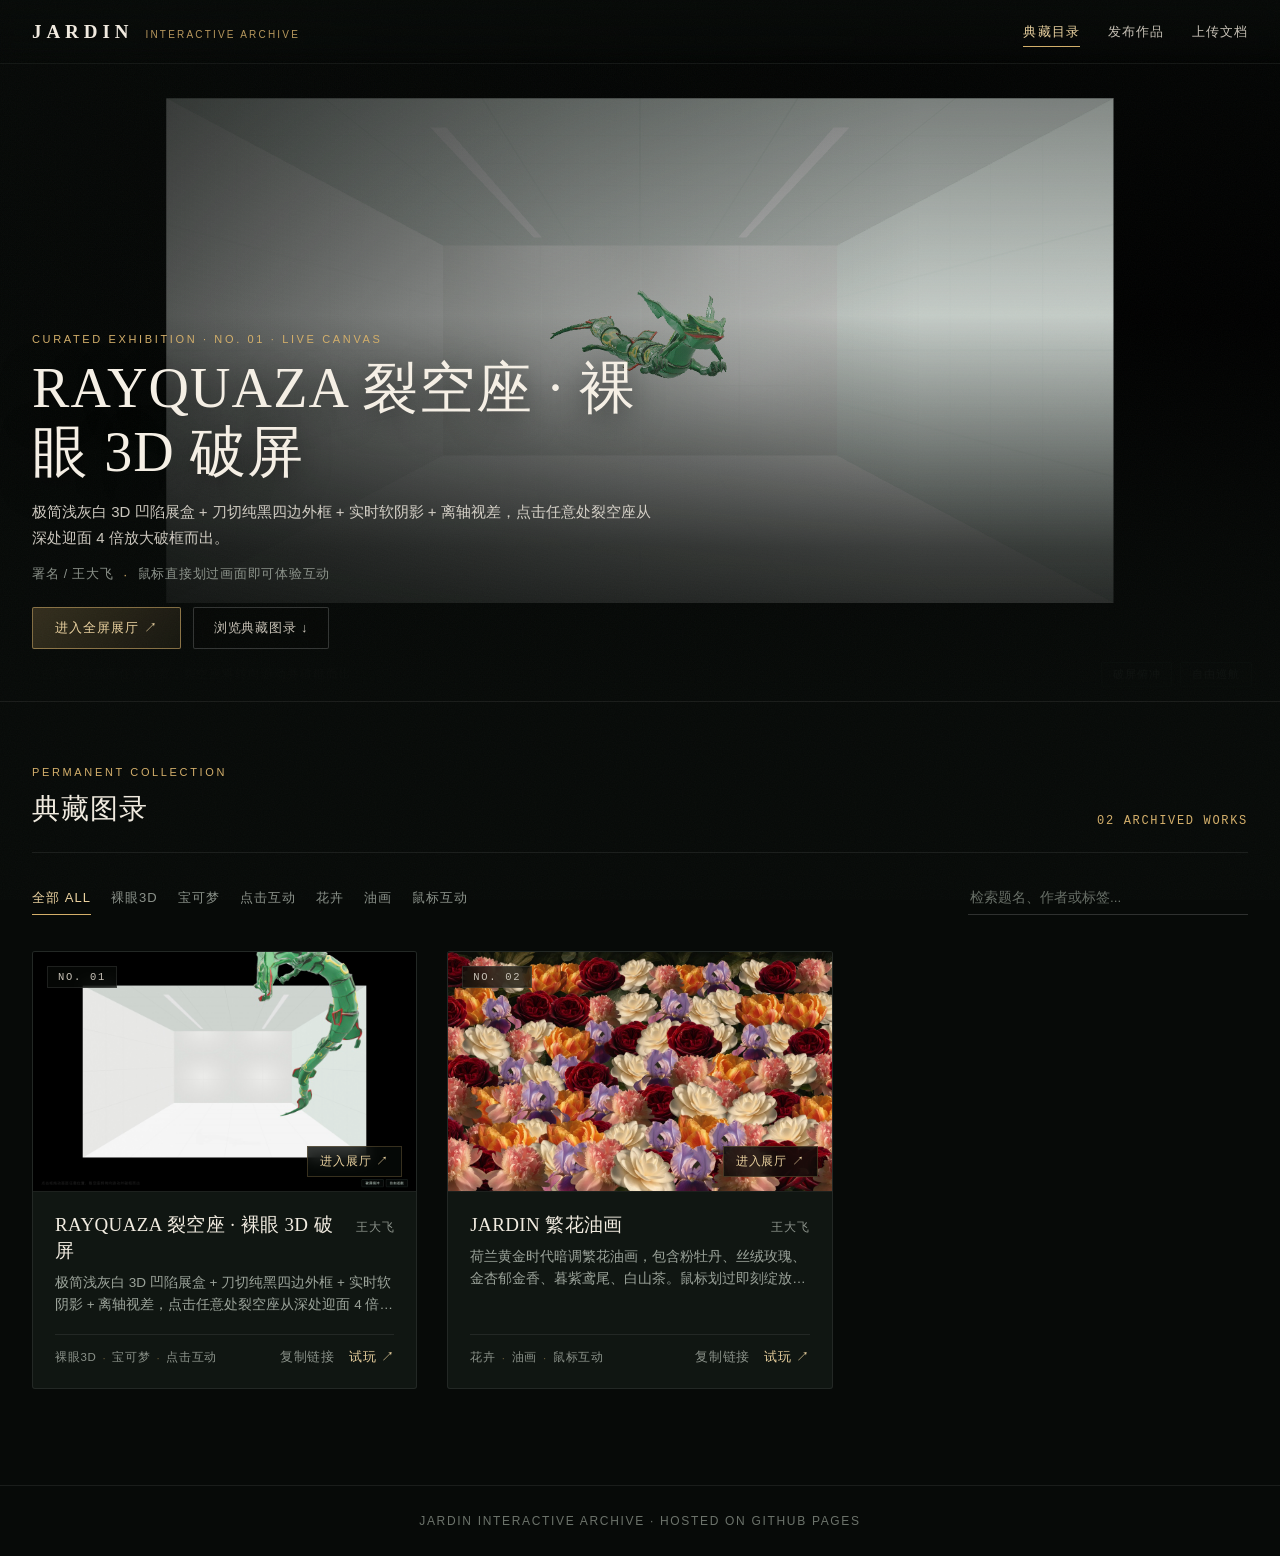
<file: index.html>
<!doctype html>
<html lang="zh-CN">
<head>
  <meta charset="UTF-8" />
  <meta name="viewport" content="width=device-width, initial-scale=1.0" />
  <title>JARDIN · 互动艺术典藏馆</title>
  <link rel="stylesheet" href="./assets/museum.css" />
  <style>
    .hero {
      position: relative;
      width: 100%;
      height: clamp(540px, 78vh, 840px);
      overflow: hidden;
      border-bottom: 1px solid var(--hairline);
      background: #060907;
    }
    .hero-stage {
      position: absolute;
      inset: 0;
      width: 100%;
      height: 100%;
      border: 0;
      z-index: 1;
    }
    .hero-scrim {
      position: absolute;
      inset: 0;
      z-index: 2;
      pointer-events: none;
      background:
        linear-gradient(to top, #070a08 0%, rgba(7, 10, 8, 0.78) 22%, rgba(7, 10, 8, 0.12) 55%, rgba(7, 10, 8, 0.56) 100%),
        linear-gradient(to right, rgba(7, 10, 8, 0.78) 0%, rgba(7, 10, 8, 0.25) 45%, transparent 72%);
    }
    .hero-content {
      position: relative;
      z-index: 3;
      max-width: 1320px;
      width: 100%;
      height: 100%;
      margin: 0 auto;
      padding: 88px 32px 52px;
      display: flex;
      align-items: flex-end;
      pointer-events: none;
    }
    .hero-plaque {
      max-width: 620px;
      pointer-events: none;
    }
    .hero-title {
      margin: 0 0 14px;
      font-family: var(--serif);
      font-size: clamp(34px, 5vw, 56px);
      font-weight: 500;
      line-height: 1.14;
      letter-spacing: 0.02em;
      color: #f6f0e6;
      text-shadow: 0 8px 32px rgba(0, 0, 0, 0.65);
    }
    .hero-desc {
      margin: 0 0 16px;
      font-size: 15px;
      line-height: 1.7;
      color: rgba(242, 236, 225, 0.84);
    }
    .hero-meta {
      display: flex;
      align-items: center;
      flex-wrap: wrap;
      gap: 10px;
      font-size: 12.5px;
      letter-spacing: 0.06em;
      color: var(--muted);
      margin-bottom: 24px;
    }
    .hero-meta .dot { color: var(--brass); }
    .hero-actions {
      display: flex;
      flex-wrap: wrap;
      gap: 12px;
      pointer-events: auto;
    }

    .catalog-wrap {
      max-width: 1320px;
      margin: 0 auto;
      padding: 64px 32px 96px;
    }
    .catalog-header {
      display: flex;
      flex-wrap: wrap;
      align-items: flex-end;
      justify-content: space-between;
      gap: 20px;
      padding-bottom: 24px;
      border-bottom: 1px solid var(--hairline);
      margin-bottom: 28px;
    }
    .catalog-title-block h2 {
      margin: 6px 0 0;
      font-family: var(--serif);
      font-size: 28px;
      font-weight: 500;
      letter-spacing: 0.04em;
      color: var(--ink);
    }
    .catalog-count {
      font-family: var(--mono);
      font-size: 12px;
      letter-spacing: 0.14em;
      color: var(--brass);
    }
    .toolbar {
      display: flex;
      flex-wrap: wrap;
      align-items: center;
      justify-content: space-between;
      gap: 18px;
      margin-bottom: 36px;
    }
    .tab-row { display: flex; flex-wrap: wrap; gap: 20px; }
    .tab-btn {
      position: relative;
      background: transparent;
      border: 0;
      padding: 8px 0;
      font-size: 13px;
      letter-spacing: 0.08em;
      color: var(--muted);
      cursor: pointer;
      transition: color 0.2s ease;
    }
    .tab-btn:hover, .tab-btn.active { color: var(--brass-pale); }
    .tab-btn.active::after {
      content: "";
      position: absolute;
      left: 0; right: 0; bottom: 0;
      height: 1px;
      background: var(--brass);
    }
    .search-line {
      width: 280px;
      max-width: 100%;
      padding: 9px 2px;
      background: transparent;
      border: 0;
      border-bottom: 1px solid rgba(255, 255, 255, 0.16);
      color: var(--ink);
      font-size: 13.5px;
      outline: none;
    }
    .search-line:focus { border-bottom-color: var(--brass); }
    .search-line::placeholder { color: #676e66; }

    .plate-grid {
      display: grid;
      grid-template-columns: repeat(auto-fill, minmax(370px, 1fr));
      gap: 30px;
    }
    .plate {
      background: var(--bg-card);
      border: 1px solid var(--hairline);
      border-radius: 3px;
      overflow: hidden;
      display: flex;
      flex-direction: column;
      transition: border-color 0.3s ease, transform 0.3s ease, box-shadow 0.3s ease;
    }
    .plate:hover {
      border-color: var(--brass-line);
      transform: translateY(-3px);
      box-shadow: 0 24px 48px rgba(0, 0, 0, 0.48);
    }
    .plate-frame {
      position: relative;
      display: block;
      aspect-ratio: 16 / 10;
      background: #0a0e0b;
      overflow: hidden;
      border-bottom: 1px solid var(--hairline);
    }
    .plate-img {
      width: 100%;
      height: 100%;
      object-fit: cover;
      display: block;
      transition: transform 0.7s cubic-bezier(0.22, 1, 0.36, 1);
    }
    .plate:hover .plate-img { transform: scale(1.045); }
    .plate-monogram {
      width: 100%;
      height: 100%;
      display: flex;
      flex-direction: column;
      align-items: center;
      justify-content: center;
      gap: 8px;
      padding: 24px;
      text-align: center;
      background:
        radial-gradient(circle at 30% 30%, rgba(212, 175, 106, 0.16), transparent 62%),
        linear-gradient(145deg, #101712, #090c0a);
    }
    .plate-monogram span { font-family: var(--serif); font-size: 22px; color: var(--ink); letter-spacing: 0.05em; }
    .plate-monogram em { font-style: normal; font-family: var(--mono); font-size: 11px; letter-spacing: 0.22em; color: var(--brass); }
    .plate-no {
      position: absolute;
      top: 14px;
      left: 14px;
      padding: 4px 10px;
      background: rgba(7, 10, 8, 0.72);
      backdrop-filter: blur(8px);
      border: 1px solid rgba(255, 255, 255, 0.1);
      font-family: var(--mono);
      font-size: 10.5px;
      letter-spacing: 0.16em;
      color: var(--ink-soft);
    }
    .plate-hover {
      position: absolute;
      right: 14px;
      bottom: 14px;
      padding: 6px 12px;
      background: rgba(7, 10, 8, 0.8);
      backdrop-filter: blur(8px);
      border: 1px solid var(--brass-line);
      font-size: 12px;
      letter-spacing: 0.08em;
      color: var(--brass-pale);
    }
    .plate-placard { padding: 20px 22px 22px; display: flex; flex-direction: column; flex: 1; }
    .plate-head { display: flex; align-items: baseline; justify-content: space-between; gap: 12px; margin-bottom: 8px; }
    .plate-title { margin: 0; font-family: var(--serif); font-size: 19px; font-weight: 500; letter-spacing: 0.02em; color: var(--ink); }
    .plate-author { font-size: 12px; letter-spacing: 0.06em; color: var(--muted); white-space: nowrap; }
    .plate-desc {
      margin: 0 0 18px;
      font-size: 13.5px;
      line-height: 1.65;
      color: #9ba39a;
      display: -webkit-box;
      -webkit-line-clamp: 2;
      -webkit-box-orient: vertical;
      overflow: hidden;
    }
    .plate-foot {
      margin-top: auto;
      padding-top: 14px;
      border-top: 1px solid var(--hairline);
      display: flex;
      align-items: center;
      justify-content: space-between;
      gap: 12px;
    }
    .plate-tags { display: flex; flex-wrap: wrap; align-items: center; gap: 6px; font-size: 11.5px; letter-spacing: 0.06em; color: var(--muted); }
    .plate-tags b { font-weight: 400; color: rgba(212, 175, 106, 0.45); }
    .plate-links { display: flex; align-items: center; gap: 14px; }
    .text-action { background: transparent; border: 0; padding: 0; font-size: 12.5px; letter-spacing: 0.06em; color: var(--muted); cursor: pointer; white-space: nowrap; }
    .text-action:hover { color: var(--ink); }
    .text-action.brass { color: var(--brass-pale); }

    @media (max-width: 720px) {
      .hero-content { padding: 80px 18px 36px; }
      .catalog-wrap { padding: 44px 18px 72px; }
      .plate-grid { grid-template-columns: 1fr; }
    }
  </style>
</head>
<body>
  <div class="grain-overlay" aria-hidden="true"></div>
  <header class="site-header">
    <a class="brand-lockup" href="./">
      <span class="brand-name">JARDIN</span>
      <span class="brand-sub">Interactive Archive</span>
    </a>
    <nav class="site-nav">
      <a class="nav-link active" href="#collection">典藏目录</a>
      <a class="nav-link" href="./upload.html">发布作品</a>
      <a class="nav-link" href="./docs.html">上传文档</a>
    </nav>
  </header>

  <section class="hero" id="heroSection">
    <div class="hero-scrim" aria-hidden="true"></div>
    <div class="hero-content">
      <div class="hero-plaque">
        <div class="eyebrow">CURATED EXHIBITION · LOADING</div>
        <h1 class="hero-title">JARDIN 互动典藏馆</h1>
        <p class="hero-desc">正在载入馆藏展品...</p>
      </div>
    </div>
  </section>

  <section class="catalog-wrap" id="collection">
    <div class="catalog-header">
      <div class="catalog-title-block">
        <div class="eyebrow">PERMANENT COLLECTION</div>
        <h2>典藏图录</h2>
      </div>
      <div class="catalog-count" id="catalogCount">00 ARCHIVED WORKS</div>
    </div>

    <div class="toolbar">
      <div class="tab-row" id="tagFilters">
        <button class="tab-btn active" type="button" data-tag="">全部 ALL</button>
      </div>
      <input class="search-line" id="searchInput" type="search" placeholder="检索题名、作者或标签..." />
    </div>

    <main class="plate-grid" id="worksGrid"></main>
  </section>

  <footer class="site-footer">
    JARDIN INTERACTIVE ARCHIVE · HOSTED ON GITHUB PAGES
  </footer>

  <script>
    var activeTag = '';
    var allWorks = [];

    function esc(str) {
      return String(str || '')
        .replace(/&/g, '&amp;')
        .replace(/</g, '&lt;')
        .replace(/>/g, '&gt;')
        .replace(/"/g, '&quot;')
        .replace(/'/g, '&#39;');
    }

    function padNo(n) { return String(n).padStart(2, '0'); }

    function formatBytes(bytes) {
      if (!bytes || bytes <= 0) return '';
      if (bytes < 1024 * 1024) return Math.max(1, Math.round(bytes / 1024)) + ' KB';
      return (bytes / (1024 * 1024)).toFixed(1) + ' MB';
    }

    function playHref(id) {
      return './play.html?id=' + encodeURIComponent(id);
    }

    function assetHref(id, relPath) {
      var clean = String(relPath || '').split('/').map(encodeURIComponent).join('/');
      return './works/' + encodeURIComponent(id) + '/' + clean;
    }

    function renderHero(featured) {
      var hero = document.getElementById('heroSection');
      if (!featured) {
        hero.innerHTML =
          '<div class="hero-scrim" aria-hidden="true"></div>' +
          '<div class="hero-content">' +
            '<div class="hero-plaque">' +
              '<div class="eyebrow">DIGITAL BOTANICAL & INTERACTIVE ART</div>' +
              '<h1 class="hero-title">JARDIN · 互动壁纸典藏馆</h1>' +
              '<p class="hero-desc">尚未上传展品。打开右上角「发布作品」，拖入单个 .html 即可立刻展出。</p>' +
              '<div class="hero-actions"><a class="btn-brass" href="./upload.html">发布第一件作品 ↗</a></div>' +
            '</div>' +
          '</div>';
        return;
      }

      hero.innerHTML =
        '<iframe class="hero-stage" src="./works/' + encodeURIComponent(featured.id) + '/index.html" allow="camera; fullscreen; autoplay" title="' + esc(featured.title || featured.id) + '"></iframe>' +
        '<div class="hero-scrim" aria-hidden="true"></div>' +
        '<div class="hero-content">' +
          '<div class="hero-plaque">' +
            '<div class="eyebrow">CURATED EXHIBITION · NO. 01 · LIVE CANVAS</div>' +
            '<h1 class="hero-title">' + esc(featured.title || featured.id) + '</h1>' +
            '<p class="hero-desc">' + esc(featured.description || '沉浸式暗调交互作品 · 轻拂画布即可实时触发动态响应。') + '</p>' +
            '<div class="hero-meta">' +
              '<span>署名 / ' + esc(featured.author || 'JARDIN Studio') + '</span>' +
              '<span class="dot">·</span>' +
              '<span>鼠标直接划过画面即可体验互动</span>' +
            '</div>' +
            '<div class="hero-actions">' +
              '<a class="btn-brass" href="' + playHref(featured.id) + '">进入全屏展厅 ↗</a>' +
              '<a class="btn-wire" href="#collection">浏览典藏图录 ↓</a>' +
            '</div>' +
          '</div>' +
        '</div>';
    }

    function renderFilters(works) {
      var tags = [];
      var seen = new Set();
      works.forEach(function (w) {
        (w.tags || []).forEach(function (t) {
          if (t && !seen.has(t)) { seen.add(t); tags.push(t); }
        });
      });

      var row = document.getElementById('tagFilters');
      row.innerHTML = '<button class="tab-btn active" type="button" data-tag="">全部 ALL</button>' +
        tags.map(function (t) {
          return '<button class="tab-btn" type="button" data-tag="' + esc(t.toLowerCase()) + '">' + esc(t) + '</button>';
        }).join('');

      row.querySelectorAll('.tab-btn').forEach(function (btn) {
        btn.addEventListener('click', function () {
          activeTag = btn.dataset.tag || '';
          row.querySelectorAll('.tab-btn').forEach(function (el) { el.classList.toggle('active', el === btn); });
          filterWorks();
        });
      });
    }

    function renderGrid(works) {
      document.getElementById('catalogCount').textContent = padNo(works.length) + ' ARCHIVED WORKS';
      var grid = document.getElementById('worksGrid');
      if (!works.length) {
        grid.innerHTML = '<div style="grid-column:1/-1;padding:48px;text-align:center;border:1px dashed var(--brass-line);color:var(--muted);">暂无展品</div>';
        return;
      }

      grid.innerHTML = works.map(function (w, idx) {
        var no = padNo(idx + 1);
        var title = esc(w.title || w.id);
        var author = esc(w.author || 'JARDIN Studio');
        var desc = esc(w.description || '点击进入全屏展厅，移动指针实时交互体验。');
        var href = playHref(w.id);
        var cover = w.cover ? assetHref(w.id, w.cover) : '';
        var tags = Array.isArray(w.tags) ? w.tags : [];
        var metaFallback = [w.updatedAt ? String(w.updatedAt).slice(0, 10) : '', formatBytes(w.totalBytes)].filter(Boolean).join(' · ') || 'INTERACTIVE';

        return (
          '<article class="plate" data-title="' + title.toLowerCase() + '" data-author="' + author.toLowerCase() + '" data-tags="' + esc(tags.join(',')).toLowerCase() + '">' +
            '<a class="plate-frame" href="' + href + '">' +
              (cover
                ? '<img class="plate-img" src="' + esc(cover) + '" alt="' + title + '" loading="lazy" />'
                : '<div class="plate-monogram"><span>' + title + '</span><em>PLATE ' + no + '</em></div>') +
              '<div class="plate-no">NO. ' + no + '</div>' +
              '<div class="plate-hover">进入展厅 ↗</div>' +
            '</a>' +
            '<div class="plate-placard">' +
              '<div class="plate-head">' +
                '<h2 class="plate-title"><a href="' + href + '">' + title + '</a></h2>' +
                '<span class="plate-author">' + author + '</span>' +
              '</div>' +
              '<p class="plate-desc">' + desc + '</p>' +
              '<div class="plate-foot">' +
                '<div class="plate-tags">' + (tags.length ? tags.map(function (t) { return '<span>' + esc(t) + '</span>'; }).join('<b>·</b>') : '<span>' + esc(metaFallback) + '</span>') + '</div>' +
                '<div class="plate-links">' +
                  '<button class="text-action" type="button" data-copy="' + esc(w.id) + '">复制链接</button>' +
                  '<a class="text-action brass" href="' + href + '">试玩 ↗</a>' +
                '</div>' +
              '</div>' +
            '</div>' +
          '</article>'
        );
      }).join('');

      grid.querySelectorAll('[data-copy]').forEach(function (btn) {
        btn.addEventListener('click', function () {
          var target = new URL(playHref(btn.dataset.copy), window.location.href).href;
          navigator.clipboard.writeText(target).then(function () {
            var old = btn.textContent;
            btn.textContent = '已复制 ✓';
            setTimeout(function () { btn.textContent = old; }, 1400);
          });
        });
      });
    }

    function filterWorks() {
      var q = (document.getElementById('searchInput').value || '').trim().toLowerCase();
      document.querySelectorAll('#worksGrid .plate').forEach(function (card) {
        var title = card.dataset.title || '';
        var author = card.dataset.author || '';
        var tags = card.dataset.tags || '';
        var matchTag = !activeTag || tags.split(',').indexOf(activeTag) !== -1;
        var matchQuery = !q || title.indexOf(q) !== -1 || author.indexOf(q) !== -1 || tags.indexOf(q) !== -1;
        card.style.display = matchTag && matchQuery ? '' : 'none';
      });
    }

    document.getElementById('searchInput').addEventListener('input', filterWorks);

    fetch('./works/manifest.json?t=' + Date.now())
      .then(function (r) { return r.json(); })
      .then(function (data) {
        allWorks = Array.isArray(data) ? data : (data.works || []);
        renderHero(allWorks[0] || null);
        renderFilters(allWorks);
        renderGrid(allWorks);
      })
      .catch(function (err) {
        console.error('Failed to load manifest:', err);
        renderHero(null);
        renderGrid([]);
      });
  </script>
</body>
</html>
</file>
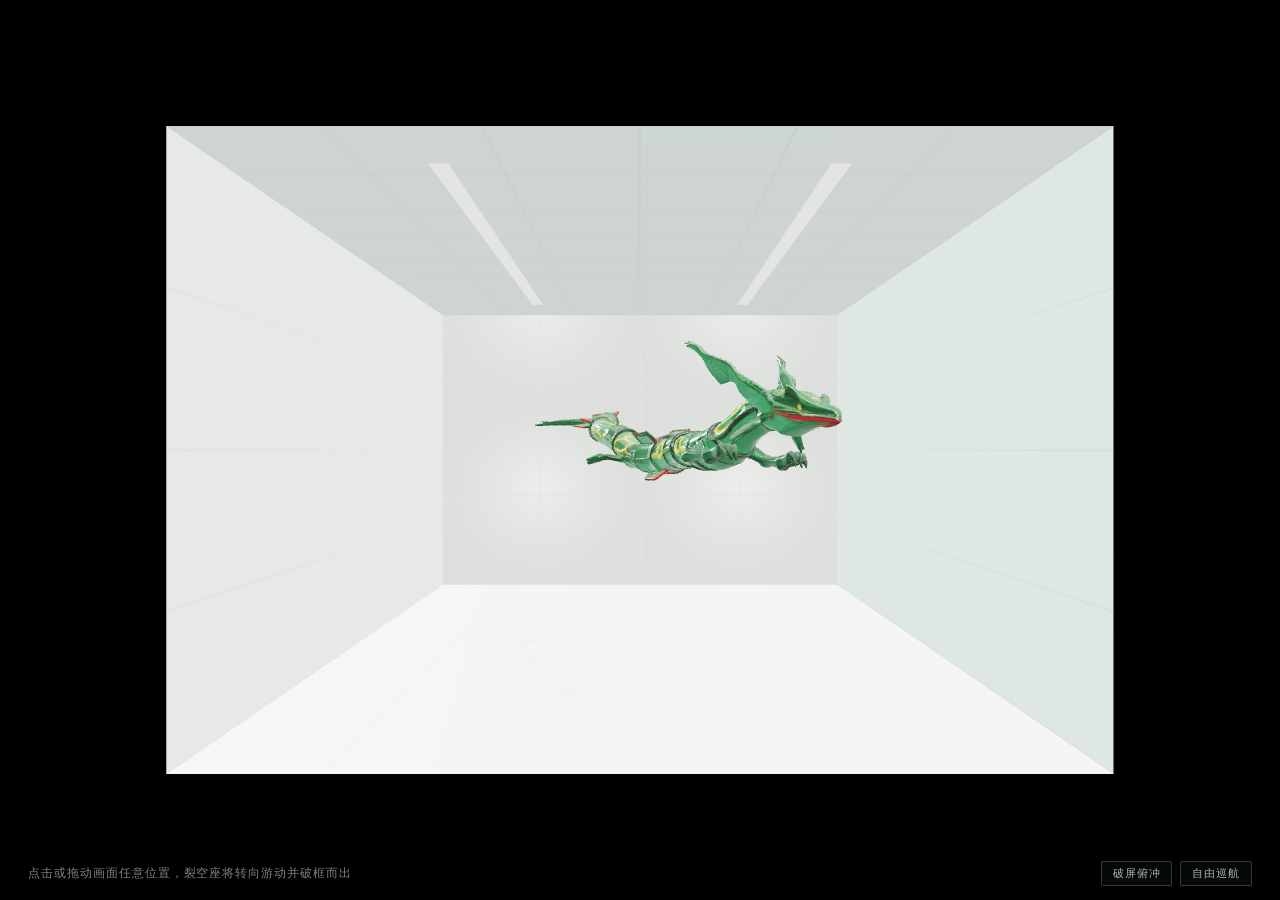
<file: works/rayquaza-naked-3d/index.html>
<!doctype html>
<html lang="zh-CN">
  <head>
    <meta charset="UTF-8" />
    <meta name="viewport" content="width=device-width, initial-scale=1.0, maximum-scale=1.0, user-scalable=no" />
    <title>RAYQUAZA · 裸眼 3D 破屏互动</title>
    <script type="module" crossorigin src="./assets/index-9hn5d6aA.js"></script>
    <link rel="stylesheet" crossorigin href="./assets/index-6c_0hSOF.css">
  </head>
  <body>
    <canvas id="scene"></canvas>

    <div class="loading-veil" id="loadingVeil">
      <div class="loading-title">RAYQUAZA · OZONE SPHERE</div>
      <div class="loading-bar"><span id="loadingFill"></span></div>
      <div class="loading-sub" id="loadingText">正在载入高精度裂空座 3D 模型...</div>
    </div>

    <div class="bezel-ui" id="bezelUi">
      <div class="whisper" id="whisper">
        点击或拖动画面任意位置，裂空座将转向游动并破框而出
      </div>
      <div class="controls">
        <button class="chip-btn" id="surgeBtn" type="button">破屏俯冲</button>
        <button class="chip-btn" id="cruiseBtn" type="button">自由巡航</button>
      </div>
    </div>

  </body>
</html>
</file>
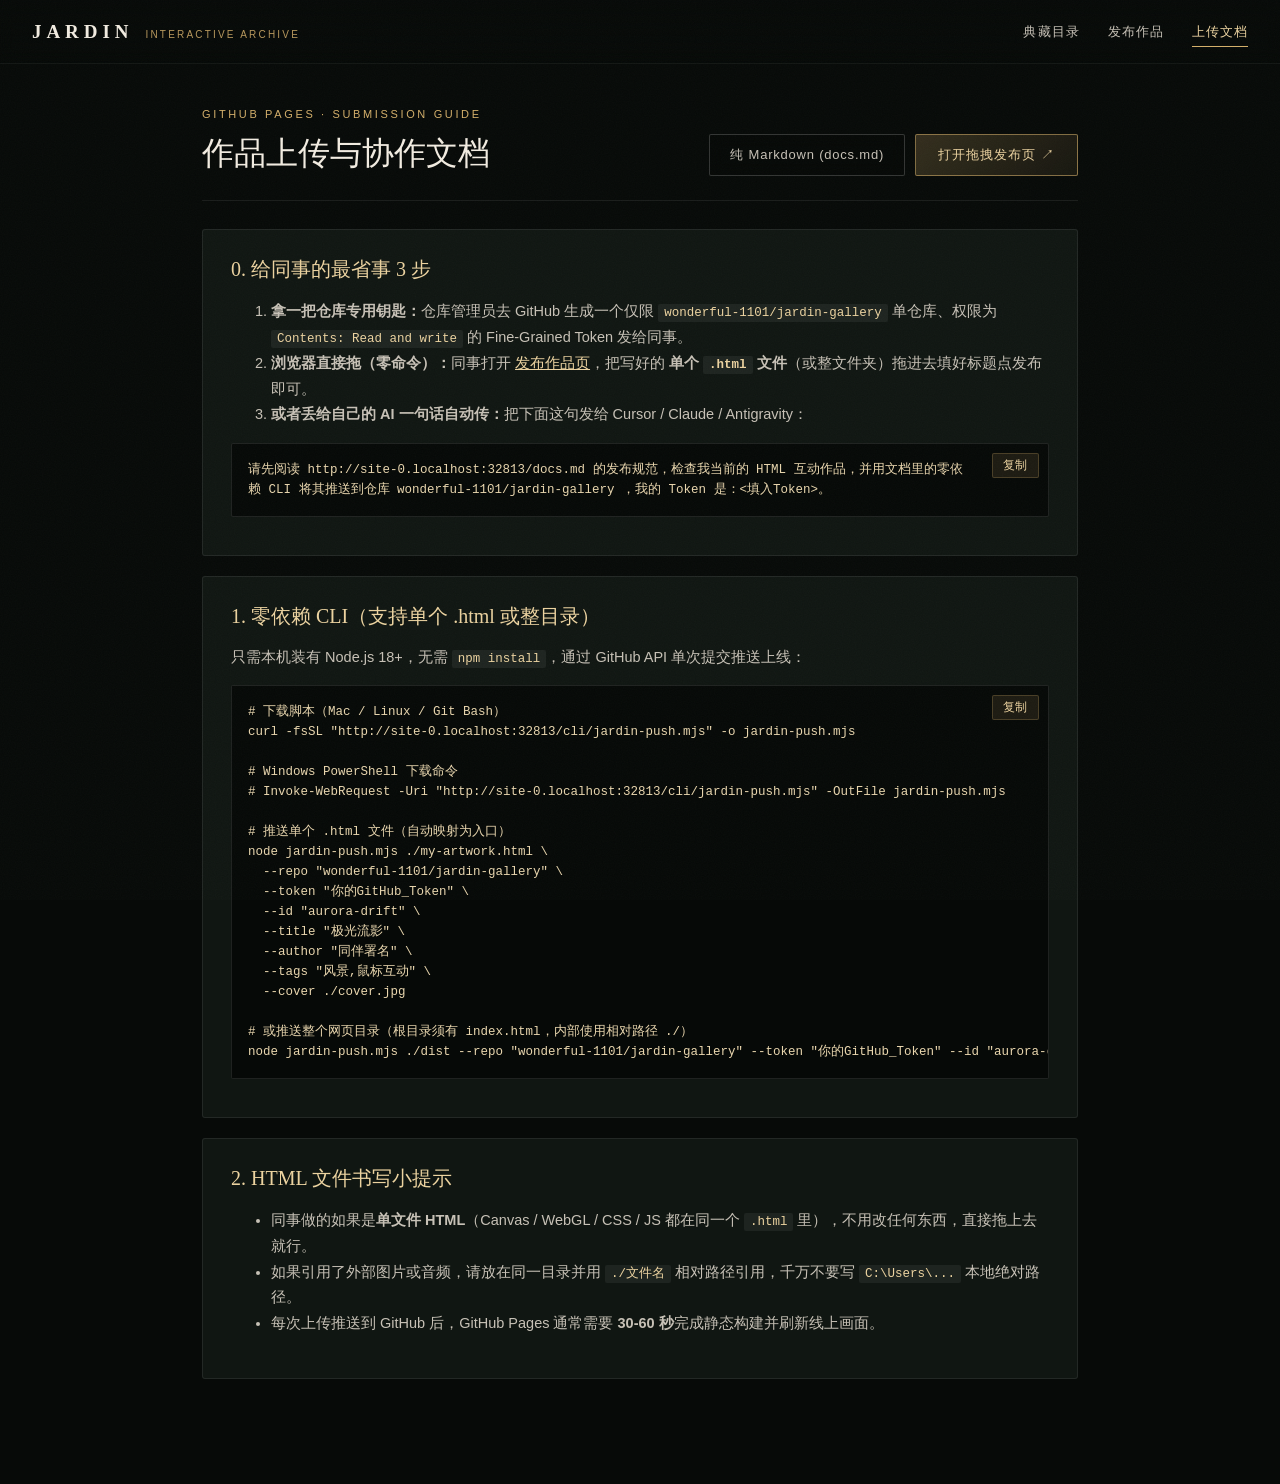
<file: docs.html>
<!doctype html>
<html lang="zh-CN">
<head>
  <meta charset="UTF-8" />
  <meta name="viewport" content="width=device-width, initial-scale=1.0" />
  <title>上传文档与协作规范 · JARDIN Archive</title>
  <link rel="stylesheet" href="./assets/museum.css" />
  <style>
    .docs-wrap { max-width: 940px; margin: 0 auto; padding: 108px 32px 88px; }
    .docs-head {
      padding-bottom: 24px;
      border-bottom: 1px solid var(--hairline);
      margin-bottom: 28px;
      display: flex;
      flex-wrap: wrap;
      justify-content: space-between;
      align-items: flex-end;
      gap: 16px;
    }
    .docs-head h1 { margin: 0; font-family: var(--serif); font-size: 32px; font-weight: 500; color: var(--ink); }
    .doc-card {
      background: var(--bg-card);
      border: 1px solid var(--hairline);
      border-radius: 3px;
      padding: 26px 28px;
      margin-bottom: 20px;
    }
    .doc-card h2 { margin: 0 0 12px; font-family: var(--serif); font-size: 20px; font-weight: 500; color: var(--brass-pale); }
    .doc-card p, .doc-card li { color: var(--ink-soft); font-size: 14.5px; line-height: 1.75; }
    .pre-wrap { position: relative; margin: 12px 0; }
    pre {
      margin: 0;
      padding: 16px 84px 16px 16px;
      border-radius: 2px;
      background: #060907;
      border: 1px solid rgba(255, 255, 255, 0.1);
      color: #e9d6ae;
      font-family: var(--mono);
      font-size: 12.5px;
      overflow-x: auto;
      line-height: 1.6;
    }
    pre.wrap-pre { white-space: pre-wrap; word-break: break-word; }
    .copy {
      position: absolute;
      top: 10px;
      right: 10px;
      padding: 4px 10px;
      border-radius: 2px;
      border: 1px solid var(--brass-line);
      background: var(--brass-soft);
      color: var(--brass-pale);
      font-size: 11.5px;
      letter-spacing: 0.06em;
      cursor: pointer;
    }
    code {
      background: rgba(255, 255, 255, 0.06);
      padding: 2px 6px;
      border-radius: 2px;
      font-family: var(--mono);
      font-size: 12.5px;
      color: var(--brass-pale);
    }
    @media (max-width: 720px) {
      .docs-wrap { padding: 92px 18px 64px; }
    }
  </style>
</head>
<body>
  <div class="grain-overlay" aria-hidden="true"></div>
  <header class="site-header">
    <a class="brand-lockup" href="./">
      <span class="brand-name">JARDIN</span>
      <span class="brand-sub">Interactive Archive</span>
    </a>
    <nav class="site-nav">
      <a class="nav-link" href="./#collection">典藏目录</a>
      <a class="nav-link" href="./upload.html">发布作品</a>
      <a class="nav-link active" href="./docs.html">上传文档</a>
    </nav>
  </header>

  <div class="docs-wrap">
    <div class="docs-head">
      <div>
        <div class="eyebrow">GITHUB PAGES · SUBMISSION GUIDE</div>
        <h1>作品上传与协作文档</h1>
      </div>
      <div style="display:flex; gap:10px; flex-wrap:wrap;">
        <a class="btn-wire" href="./docs.md" target="_blank">纯 Markdown (docs.md)</a>
        <a class="btn-brass" href="./upload.html">打开拖拽发布页 ↗</a>
      </div>
    </div>

    <div class="doc-card">
      <h2>0. 给同事的最省事 3 步</h2>
      <ol>
        <li><strong>拿一把仓库专用钥匙：</strong>仓库管理员去 GitHub 生成一个仅限 <code>wonderful-1101/jardin-gallery</code> 单仓库、权限为 <code>Contents: Read and write</code> 的 Fine-Grained Token 发给同事。</li>
        <li><strong>浏览器直接拖（零命令）：</strong>同事打开 <a href="./upload.html" style="color:var(--brass-pale); text-decoration:underline;">发布作品页</a>，把写好的 <strong>单个 <code>.html</code> 文件</strong>（或整文件夹）拖进去填好标题点发布即可。</li>
        <li><strong>或者丢给自己的 AI 一句话自动传：</strong>把下面这句发给 Cursor / Claude / Antigravity：</li>
      </ol>
      <div class="pre-wrap">
        <button class="copy" onclick="copyCode(this)">复制</button>
        <pre class="wrap-pre">请先阅读 <span class="dyn-base">https://wonderful-1101.github.io/jardin-gallery</span>/docs.md 的发布规范，检查我当前的 HTML 互动作品，并用文档里的零依赖 CLI 将其推送到仓库 wonderful-1101/jardin-gallery ，我的 Token 是：&lt;填入Token&gt;。</pre>
      </div>
    </div>

    <div class="doc-card">
      <h2>1. 零依赖 CLI（支持单个 .html 或整目录）</h2>
      <p>只需本机装有 Node.js 18+，无需 <code>npm install</code>，通过 GitHub API 单次提交推送上线：</p>
      <div class="pre-wrap">
        <button class="copy" onclick="copyCode(this)">复制</button>
        <pre># 下载脚本（Mac / Linux / Git Bash）
curl -fsSL "<span class="dyn-base">https://wonderful-1101.github.io/jardin-gallery</span>/cli/jardin-push.mjs" -o jardin-push.mjs

# Windows PowerShell 下载命令
# Invoke-WebRequest -Uri "<span class="dyn-base">https://wonderful-1101.github.io/jardin-gallery</span>/cli/jardin-push.mjs" -OutFile jardin-push.mjs

# 推送单个 .html 文件（自动映射为入口）
node jardin-push.mjs ./my-artwork.html \
  --repo "wonderful-1101/jardin-gallery" \
  --token "你的GitHub_Token" \
  --id "aurora-drift" \
  --title "极光流影" \
  --author "同伴署名" \
  --tags "风景,鼠标互动" \
  --cover ./cover.jpg

# 或推送整个网页目录（根目录须有 index.html，内部使用相对路径 ./）
node jardin-push.mjs ./dist --repo "wonderful-1101/jardin-gallery" --token "你的GitHub_Token" --id "aurora-drift" --title "极光流影"</pre>
      </div>
    </div>

    <div class="doc-card">
      <h2>2. HTML 文件书写小提示</h2>
      <ul>
        <li>同事做的如果是<strong>单文件 HTML</strong>（Canvas / WebGL / CSS / JS 都在同一个 <code>.html</code> 里），不用改任何东西，直接拖上去就行。</li>
        <li>如果引用了外部图片或音频，请放在同一目录并用 <code>./文件名</code> 相对路径引用，千万不要写 <code>C:\Users\...</code> 本地绝对路径。</li>
        <li>每次上传推送到 GitHub 后，GitHub Pages 通常需要 <strong>30-60 秒</strong>完成静态构建并刷新线上画面。</li>
      </ul>
    </div>
  </div>

  <script>
    var base = new URL('./', window.location.href).href.replace(/\/+$/, '');
    document.querySelectorAll('.dyn-base').forEach(function (el) { el.textContent = base; });
    function copyCode(btn) {
      var pre = btn.parentElement.querySelector('pre');
      navigator.clipboard.writeText(pre.innerText).then(function () {
        var old = btn.textContent;
        btn.textContent = '已复制 ✓';
        setTimeout(function () { btn.textContent = old; }, 1400);
      });
    }
  </script>
</body>
</html>
</file>
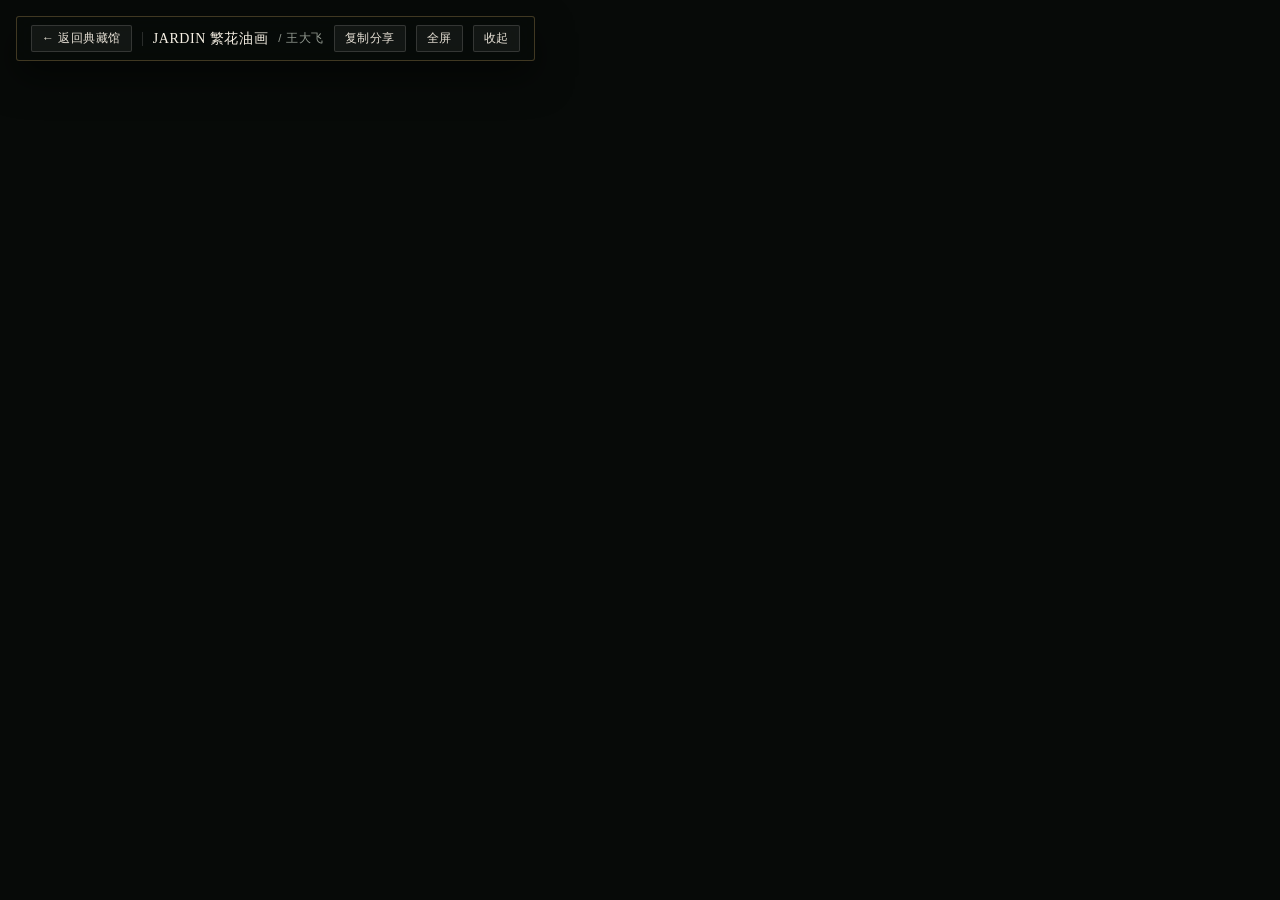
<file: play.html>
<!doctype html>
<html lang="zh-CN">
<head>
  <meta charset="UTF-8" />
  <meta name="viewport" content="width=device-width, initial-scale=1.0" />
  <title>展厅互动试玩 · JARDIN Archive</title>
  <style>
    * { box-sizing: border-box; }
    html, body {
      margin: 0;
      padding: 0;
      width: 100%;
      height: 100%;
      overflow: hidden;
      background: #070a08;
      font-family: -apple-system, BlinkMacSystemFont, "PingFang SC", "Helvetica Neue", sans-serif;
    }
    iframe#stage {
      display: block;
      width: 100vw;
      height: 100vh;
      border: 0;
    }
    .plaque {
      position: fixed;
      top: 16px;
      left: 16px;
      z-index: 20;
      display: flex;
      align-items: center;
      flex-wrap: wrap;
      gap: 10px;
      padding: 8px 14px;
      border-radius: 3px;
      background: rgba(8, 11, 9, 0.74);
      backdrop-filter: blur(16px);
      border: 1px solid rgba(212, 175, 106, 0.28);
      color: #f2ece1;
      box-shadow: 0 16px 36px rgba(0, 0, 0, 0.5);
      transition: opacity 0.35s ease;
    }
    .plaque.idle { opacity: 0.42; }
    .plaque:hover, .plaque.collapsed { opacity: 1; }
    .plaque.collapsed .plaque-item { display: none; }
    .plaque-sep { width: 1px; height: 14px; background: rgba(255, 255, 255, 0.14); }
    .plaque-title {
      font-family: "Baskerville", "Songti SC", "STSong", Georgia, serif;
      font-size: 14px;
      letter-spacing: 0.04em;
      color: #f6f0e4;
    }
    .plaque-author { font-size: 11.5px; letter-spacing: 0.06em; color: #939a91; }
    .plaque-btn {
      display: inline-flex;
      align-items: center;
      padding: 4px 10px;
      border-radius: 2px;
      border: 1px solid rgba(255, 255, 255, 0.14);
      background: rgba(255, 255, 255, 0.05);
      color: #e6e0d5;
      font-size: 12px;
      letter-spacing: 0.04em;
      text-decoration: none;
      cursor: pointer;
    }
    .plaque-btn:hover { background: rgba(255, 255, 255, 0.12); }
    .plaque-btn.gold {
      border-color: rgba(212, 175, 106, 0.52);
      background: rgba(212, 175, 106, 0.18);
      color: #ecd3a0;
    }
  </style>
</head>
<body>
  <div class="plaque" id="hud">
    <a class="plaque-btn plaque-item" href="./">← 返回典藏馆</a>
    <span class="plaque-sep plaque-item"></span>
    <span class="plaque-title plaque-item" id="workTitle">展厅加载中</span>
    <span class="plaque-author plaque-item" id="workAuthor"></span>
    <a class="plaque-btn gold plaque-item" id="downloadBtn" href="#" target="_blank" rel="noopener" style="display:none;">获取桌面壁纸包</a>
    <button class="plaque-btn plaque-item" type="button" onclick="copyLink(this)">复制分享</button>
    <button class="plaque-btn plaque-item" type="button" onclick="toggleFullscreen()">全屏</button>
    <button class="plaque-btn" type="button" id="toggleBtn" onclick="toggleHud()">收起</button>
  </div>

  <iframe id="stage" allow="camera; fullscreen; autoplay"></iframe>

  <script>
    var idleTimer = null;
    var hud = document.getElementById('hud');
    function bumpHud() {
      hud.classList.remove('idle');
      clearTimeout(idleTimer);
      idleTimer = setTimeout(function () { hud.classList.add('idle'); }, 3200);
    }
    window.addEventListener('pointermove', bumpHud);
    bumpHud();

    function toggleHud() {
      var btn = document.getElementById('toggleBtn');
      var collapsed = hud.classList.toggle('collapsed');
      btn.textContent = collapsed ? '展开铭牌' : '收起';
    }
    function toggleFullscreen() {
      if (!document.fullscreenElement) {
        document.documentElement.requestFullscreen && document.documentElement.requestFullscreen();
      } else {
        document.exitFullscreen && document.exitFullscreen();
      }
    }
    function copyLink(btn) {
      navigator.clipboard.writeText(window.location.href).then(function () {
        var old = btn.textContent;
        btn.textContent = '已复制 ✓';
        setTimeout(function () { btn.textContent = old; }, 1400);
      });
    }

    var params = new URLSearchParams(window.location.search);
    var rawId = (params.get('id') || 'jardin-oil-tapestry').trim();
    var validId = /^[a-z0-9][a-z0-9-_]{1,63}$/.test(rawId) ? rawId : 'jardin-oil-tapestry';

    document.getElementById('stage').src = './works/' + encodeURIComponent(validId) + '/index.html';

    fetch('./works/manifest.json?t=' + Date.now())
      .then(function (r) { return r.json(); })
      .then(function (list) {
        var works = Array.isArray(list) ? list : (list.works || []);
        var w = works.find(function (item) { return item.id === validId; });
        if (w) {
          document.title = (w.title || w.id) + ' · JARDIN Archive';
          document.getElementById('workTitle').textContent = w.title || w.id;
          document.getElementById('workAuthor').textContent = '/ ' + (w.author || 'JARDIN Studio');
          if (w.downloadUrl) {
            var dl = document.getElementById('downloadBtn');
            dl.href = w.downloadUrl;
            dl.style.display = 'inline-flex';
          }
        } else {
          document.getElementById('workTitle').textContent = validId;
        }
      })
      .catch(function () {
        document.getElementById('workTitle').textContent = validId;
      });
  </script>
</body>
</html>
</file>
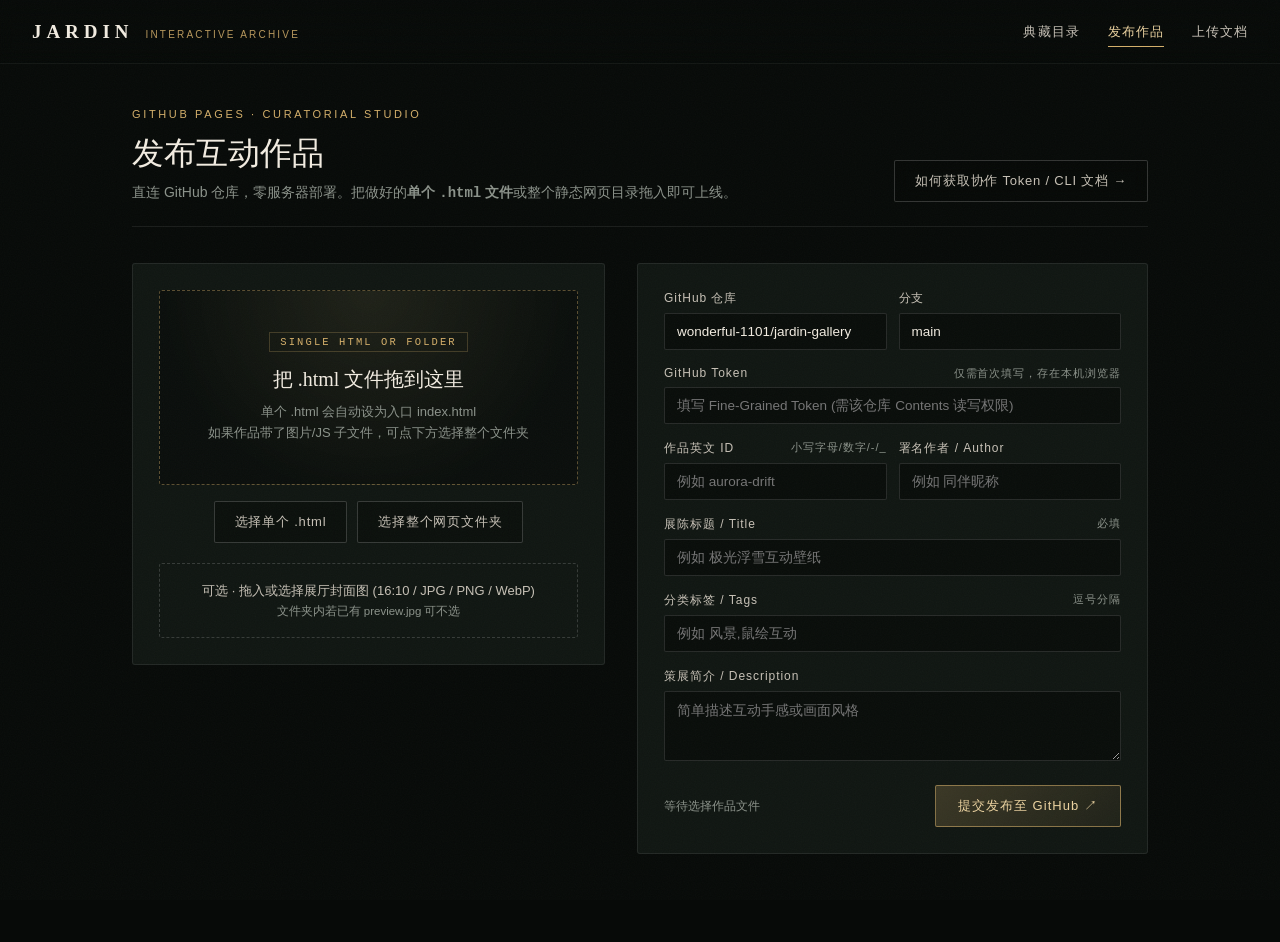
<file: upload.html>
<!doctype html>
<html lang="zh-CN">
<head>
  <meta charset="UTF-8" />
  <meta name="viewport" content="width=device-width, initial-scale=1.0" />
  <title>发布作品 · JARDIN Archive</title>
  <link rel="stylesheet" href="./assets/museum.css" />
  <style>
    .studio-wrap { max-width: 1080px; margin: 0 auto; padding: 108px 32px 88px; }
    .studio-head {
      padding-bottom: 24px;
      border-bottom: 1px solid var(--hairline);
      margin-bottom: 36px;
      display: flex;
      flex-wrap: wrap;
      justify-content: space-between;
      align-items: flex-end;
      gap: 16px;
    }
    .studio-head h1 { margin: 0; font-family: var(--serif); font-size: 32px; font-weight: 500; color: var(--ink); }
    .studio-sub { color: var(--muted); font-size: 14px; margin: 8px 0 0; }
    .studio-grid { display: grid; grid-template-columns: 1fr 1.08fr; gap: 32px; align-items: start; }
    .panel { background: var(--bg-card); border: 1px solid var(--hairline); border-radius: 3px; padding: 26px; }
    .drop-zone {
      border: 1px dashed rgba(212, 175, 106, 0.4);
      background: radial-gradient(circle at 50% 0%, rgba(212, 175, 106, 0.08), rgba(7, 10, 8, 0.6) 72%);
      padding: 40px 24px;
      text-align: center;
      border-radius: 3px;
      cursor: pointer;
      transition: all 0.22s ease;
    }
    .drop-zone.dragover { border-color: var(--brass-pale); background: rgba(212, 175, 106, 0.14); }
    .drop-badge {
      display: inline-block;
      font-family: var(--mono);
      font-size: 10.5px;
      letter-spacing: 0.2em;
      color: var(--brass);
      border: 1px solid var(--brass-line);
      padding: 3px 10px;
      margin-bottom: 14px;
    }
    .drop-title { font-family: var(--serif); font-size: 20px; color: var(--ink); margin-bottom: 8px; }
    .drop-hint { font-size: 13px; color: var(--muted); line-height: 1.65; }
    .folder-pick-row {
      margin-top: 16px;
      display: flex;
      justify-content: center;
      gap: 10px;
      flex-wrap: wrap;
    }
    .file-picked {
      margin-top: 16px;
      padding: 12px 14px;
      background: rgba(212, 175, 106, 0.1);
      border: 1px solid var(--brass-line);
      font-family: var(--mono);
      font-size: 12px;
      color: var(--brass-pale);
      display: none;
      text-align: left;
    }
    .cover-zone {
      margin-top: 20px;
      border: 1px dashed rgba(255, 255, 255, 0.16);
      padding: 18px;
      text-align: center;
      cursor: pointer;
      border-radius: 3px;
    }
    .cover-zone:hover { border-color: var(--brass-line); }
    .cover-preview { max-width: 100%; max-height: 180px; display: none; margin: 12px auto 0; border: 1px solid var(--hairline); }
    .field { margin-bottom: 16px; }
    .field label { display: flex; justify-content: space-between; font-size: 12px; letter-spacing: 0.08em; color: var(--ink-soft); margin-bottom: 6px; }
    .field label span { color: var(--muted); font-size: 11px; }
    .field input, .field textarea {
      width: 100%;
      padding: 10px 12px;
      background: #090d0a;
      border: 1px solid rgba(255, 255, 255, 0.12);
      color: var(--ink);
      font-family: var(--sans);
      font-size: 13.5px;
      border-radius: 2px;
      outline: none;
    }
    .field input:focus, .field textarea:focus { border-color: var(--brass); }
    .field textarea { min-height: 70px; resize: vertical; }
    .row-2 { display: grid; grid-template-columns: 1fr 1fr; gap: 12px; }
    .submit-row { display: flex; align-items: center; justify-content: space-between; gap: 14px; margin-top: 20px; }
    .status-box { margin-top: 18px; padding: 14px 16px; border-radius: 2px; font-size: 13.5px; display: none; line-height: 1.65; }
    .status-box.ok { display: block; background: rgba(84, 155, 108, 0.12); border: 1px solid rgba(114, 198, 140, 0.36); color: #d6f3de; }
    .status-box.err { display: block; background: rgba(196, 86, 86, 0.12); border: 1px solid rgba(226, 114, 114, 0.38); color: #f7c7c7; }
    .status-box.info { display: block; background: var(--brass-soft); border: 1px solid var(--brass-line); color: var(--brass-pale); }
    @media (max-width: 860px) {
      .studio-grid, .row-2 { grid-template-columns: 1fr; }
      .studio-wrap { padding: 92px 18px 64px; }
    }
  </style>
</head>
<body>
  <div class="grain-overlay" aria-hidden="true"></div>
  <header class="site-header">
    <a class="brand-lockup" href="./">
      <span class="brand-name">JARDIN</span>
      <span class="brand-sub">Interactive Archive</span>
    </a>
    <nav class="site-nav">
      <a class="nav-link" href="./#collection">典藏目录</a>
      <a class="nav-link active" href="./upload.html">发布作品</a>
      <a class="nav-link" href="./docs.html">上传文档</a>
    </nav>
  </header>

  <div class="studio-wrap">
    <div class="studio-head">
      <div>
        <div class="eyebrow">GITHUB PAGES · CURATORIAL STUDIO</div>
        <h1>发布互动作品</h1>
        <p class="studio-sub">直连 GitHub 仓库，零服务器部署。把做好的<strong>单个 <code>.html</code> 文件</strong>或整个静态网页目录拖入即可上线。</p>
      </div>
      <a class="btn-wire" href="./docs.html">如何获取协作 Token / CLI 文档 →</a>
    </div>

    <div class="studio-grid">
      <div class="panel">
        <div class="drop-zone" id="mainDrop" onclick="document.getElementById('htmlInput').click()">
          <div class="drop-badge">SINGLE HTML OR FOLDER</div>
          <div class="drop-title">把 .html 文件拖到这里</div>
          <div class="drop-hint">单个 .html 会自动设为入口 index.html<br/>如果作品带了图片/JS 子文件，可点下方选择整个文件夹</div>
          <div class="file-picked" id="mainPicked"></div>
          <input id="htmlInput" type="file" accept=".html,.htm" hidden />
          <input id="dirInput" type="file" webkitdirectory multiple hidden />
        </div>
        <div class="folder-pick-row">
          <button class="btn-wire" type="button" onclick="document.getElementById('htmlInput').click()">选择单个 .html</button>
          <button class="btn-wire" type="button" onclick="document.getElementById('dirInput').click()">选择整个网页文件夹</button>
        </div>

        <div class="cover-zone" id="coverDrop" onclick="document.getElementById('coverFile').click()">
          <div style="font-size:13px; color:var(--ink-soft);">可选 · 拖入或选择展厅封面图 (16:10 / JPG / PNG / WebP)</div>
          <div style="font-size:11.5px; color:var(--muted); margin-top:4px;" id="coverPicked">文件夹内若已有 preview.jpg 可不选</div>
          <img class="cover-preview" id="coverPreview" alt="封面预览" />
          <input id="coverFile" type="file" accept="image/*" hidden />
        </div>
      </div>

      <form class="panel" id="uploadForm" onsubmit="submitToGitHub(event)">
        <div class="row-2">
          <div class="field">
            <label for="fRepo">GitHub 仓库</label>
            <input id="fRepo" type="text" value="wonderful-1101/jardin-gallery" required />
          </div>
          <div class="field">
            <label for="fBranch">分支</label>
            <input id="fBranch" type="text" value="main" required />
          </div>
        </div>
        <div class="field">
          <label for="fToken">GitHub Token <span>仅需首次填写，存在本机浏览器</span></label>
          <input id="fToken" type="password" placeholder="填写 Fine-Grained Token (需该仓库 Contents 读写权限)" required />
        </div>
        <div class="row-2">
          <div class="field">
            <label for="fId">作品英文 ID <span>小写字母/数字/-/_</span></label>
            <input id="fId" type="text" pattern="^[a-z0-9][a-z0-9-_]{1,63}$" placeholder="例如 aurora-drift" required />
          </div>
          <div class="field">
            <label for="fAuthor">署名作者 / Author</label>
            <input id="fAuthor" type="text" placeholder="例如 同伴昵称" />
          </div>
        </div>
        <div class="field">
          <label for="fTitle">展陈标题 / Title <span>必填</span></label>
          <input id="fTitle" type="text" placeholder="例如 极光浮雪互动壁纸" required />
        </div>
        <div class="field">
          <label for="fTags">分类标签 / Tags <span>逗号分隔</span></label>
          <input id="fTags" type="text" placeholder="例如 风景,鼠绘互动" />
        </div>
        <div class="field">
          <label for="fDesc">策展简介 / Description</label>
          <textarea id="fDesc" placeholder="简单描述互动手感或画面风格"></textarea>
        </div>

        <div class="submit-row">
          <span style="font-size:12px; color:var(--muted);" id="modeLabel">等待选择作品文件</span>
          <button class="btn-brass" type="submit" id="submitBtn">提交发布至 GitHub ↗</button>
        </div>
        <div class="status-box" id="statusBox"></div>
      </form>
    </div>
  </div>

  <script>
    var stagedFiles = []; // [{ relPath, file }]
    var selectedCoverFile = null;

    var repoInput = document.getElementById('fRepo');
    var tokenInput = document.getElementById('fToken');
    try {
      var sr = localStorage.getItem('jardin_gh_repo');
      var st = localStorage.getItem('jardin_gh_token');
      if (sr) repoInput.value = sr;
      if (st) tokenInput.value = st;
    } catch (e) {}

    function slugify(name) {
      var stem = String(name || '').replace(/\.(html|htm)$/i, '').toLowerCase();
      var clean = stem.replace(/[^a-z0-9-_]+/g, '-').replace(/^-+|-+$/g, '');
      if (!/^[a-z0-9]/.test(clean) || clean.length < 2) clean = 'work-' + Date.now().toString(36);
      return clean.slice(0, 48);
    }

    function showStatus(kind, html) {
      var box = document.getElementById('statusBox');
      box.className = 'status-box ' + kind;
      box.innerHTML = html;
    }

    function pickSingleHtml(file) {
      if (!file) return;
      if (!/\.(html|htm)$/i.test(file.name || '')) {
        showStatus('err', '单文件模式请拖入 .html 或 .htm 文件；多文件工程请点击下方「选择整个网页文件夹」');
        return;
      }
      stagedFiles = [{ relPath: 'index.html', file: file }];
      var picked = document.getElementById('mainPicked');
      picked.style.display = 'block';
      picked.textContent = '[单页 HTML] ' + file.name + ' (' + Math.max(1, Math.round(file.size / 1024)) + ' KB) → 将发布为 index.html';
      document.getElementById('modeLabel').textContent = '已就绪 · 单页 HTML';
      if (!document.getElementById('fId').value.trim()) document.getElementById('fId').value = slugify(file.name);
      if (!document.getElementById('fTitle').value.trim()) document.getElementById('fTitle').value = file.name.replace(/\.(html|htm)$/i, '');
    }

    function pickDirectory(fileList) {
      var list = Array.from(fileList || []).filter(function (f) {
        var rel = f.webkitRelativePath || f.name;
        return rel && rel.indexOf('/node_modules/') === -1 && rel.indexOf('/.git/') === -1 && !/(\.DS_Store|Thumbs\.db)$/i.test(rel);
      });
      if (!list.length) return;
      var rootFolder = (list[0].webkitRelativePath || '').split('/')[0] || 'work';
      stagedFiles = list.map(function (f) {
        var parts = (f.webkitRelativePath || f.name).split('/');
        var rel = parts.length > 1 ? parts.slice(1).join('/') : f.name;
        return { relPath: rel, file: f };
      });
      if (!stagedFiles.some(function (x) { return x.relPath === 'index.html'; })) {
        stagedFiles = [];
        showStatus('err', '所选文件夹根目录缺少 index.html');
        return;
      }
      var picked = document.getElementById('mainPicked');
      picked.style.display = 'block';
      picked.textContent = '[网页文件夹] ' + rootFolder + '/ · 共 ' + stagedFiles.length + ' 个文件';
      document.getElementById('modeLabel').textContent = '已就绪 · ' + stagedFiles.length + ' 个静态文件';
      if (!document.getElementById('fId').value.trim()) document.getElementById('fId').value = slugify(rootFolder);
      if (!document.getElementById('fTitle').value.trim()) document.getElementById('fTitle').value = rootFolder;
    }

    function pickCover(file) {
      if (!file) return;
      selectedCoverFile = file;
      document.getElementById('coverPicked').textContent = '已选封面：' + file.name;
      var img = document.getElementById('coverPreview');
      img.src = URL.createObjectURL(file);
      img.style.display = 'block';
    }

    var mainDrop = document.getElementById('mainDrop');
    mainDrop.addEventListener('dragover', function (e) { e.preventDefault(); mainDrop.classList.add('dragover'); });
    mainDrop.addEventListener('dragleave', function () { mainDrop.classList.remove('dragover'); });
    mainDrop.addEventListener('drop', function (e) {
      e.preventDefault();
      mainDrop.classList.remove('dragover');
      if (e.dataTransfer.files && e.dataTransfer.files[0]) pickSingleHtml(e.dataTransfer.files[0]);
    });

    var coverDrop = document.getElementById('coverDrop');
    coverDrop.addEventListener('dragover', function (e) { e.preventDefault(); });
    coverDrop.addEventListener('drop', function (e) {
      e.preventDefault();
      if (e.dataTransfer.files && e.dataTransfer.files[0]) pickCover(e.dataTransfer.files[0]);
    });

    document.getElementById('htmlInput').addEventListener('change', function (e) { pickSingleHtml(e.target.files[0]); });
    document.getElementById('dirInput').addEventListener('change', function (e) { pickDirectory(e.target.files); });
    document.getElementById('coverFile').addEventListener('change', function (e) { pickCover(e.target.files[0]); });

    function bytesToBase64(bytes) {
      var bin = '';
      var chunk = 0x8000;
      for (var i = 0; i < bytes.length; i += chunk) {
        bin += String.fromCharCode.apply(null, bytes.subarray(i, i + chunk));
      }
      return btoa(bin);
    }

    async function ghApi(repoSlug, path, token, opts) {
      var res = await fetch('https://api.github.com/repos/' + repoSlug + path, Object.assign({
        headers: {
          'Authorization': 'Bearer ' + token,
          'Accept': 'application/vnd.github+json',
          'Content-Type': 'application/json'
        }
      }, opts || {}));
      if (!res.ok) {
        var txt = await res.text();
        throw new Error('GitHub API ' + res.status + ': ' + txt.slice(0, 180));
      }
      return res.json();
    }

    async function submitToGitHub(e) {
      e.preventDefault();
      if (!stagedFiles.length) {
        showStatus('err', '请先拖入 .html 文件或选择网页文件夹');
        return;
      }
      var repoSlug = repoInput.value.trim();
      var branch = document.getElementById('fBranch').value.trim() || 'main';
      var token = tokenInput.value.trim();
      var id = document.getElementById('fId').value.trim();
      var title = document.getElementById('fTitle').value.trim();
      var author = document.getElementById('fAuthor').value.trim() || 'JARDIN Studio';
      var tags = document.getElementById('fTags').value.split(/[,，]/).map(function (s) { return s.trim(); }).filter(Boolean);
      var desc = document.getElementById('fDesc').value.trim();

      try {
        localStorage.setItem('jardin_gh_repo', repoSlug);
        localStorage.setItem('jardin_gh_token', token);
      } catch (err) {}

      var btn = document.getElementById('submitBtn');
      btn.disabled = true;
      showStatus('info', '正在连接 GitHub 仓库并提交文件...');

      try {
        var uploadItems = stagedFiles.slice();
        var coverRel = '';
        if (selectedCoverFile) {
          var extM = (selectedCoverFile.name || '').toLowerCase().match(/\.(jpg|jpeg|png|webp|gif)$/);
          coverRel = 'preview' + (extM ? '.' + extM[1] : '.jpg');
          uploadItems = uploadItems.filter(function (x) { return x.relPath !== coverRel; });
          uploadItems.push({ relPath: coverRel, file: selectedCoverFile });
        } else {
          var auto = ['preview.jpg', 'preview.jpeg', 'preview.png', 'preview.webp', 'cover.jpg', 'cover.png', 'cover.webp'];
          var hit = auto.find(function (c) { return uploadItems.some(function (x) { return x.relPath.toLowerCase() === c; }); });
          if (hit) coverRel = uploadItems.find(function (x) { return x.relPath.toLowerCase() === hit; }).relPath;
        }

        // 1. Read current manifest
        var works = [];
        try {
          var mfRes = await fetch('https://api.github.com/repos/' + repoSlug + '/contents/works/manifest.json?ref=' + encodeURIComponent(branch), {
            headers: { 'Authorization': 'Bearer ' + token, 'Accept': 'application/vnd.github.raw' }
          });
          if (mfRes.ok) {
            var parsed = await mfRes.json();
            works = Array.isArray(parsed) ? parsed : (parsed.works || []);
          }
        } catch (err) {}

        // 2. Get HEAD commit & base tree
        var refData = await ghApi(repoSlug, '/git/ref/heads/' + encodeURIComponent(branch), token);
        var headSha = refData.object.sha;
        var commitData = await ghApi(repoSlug, '/git/commits/' + headSha, token);
        var baseTreeSha = commitData.tree.sha;

        // 3. Create blobs concurrently
        var totalBytes = 0;
        var treeEntries = [];
        var cursor = 0;
        var doneCount = 0;
        var workers = Array.from({ length: Math.min(6, uploadItems.length) }, async function () {
          while (cursor < uploadItems.length) {
            var idx = cursor++;
            var item = uploadItems[idx];
            var buf = new Uint8Array(await item.file.arrayBuffer());
            totalBytes += buf.byteLength;
            var blob = await ghApi(repoSlug, '/git/blobs', token, {
              method: 'POST',
              body: JSON.stringify({ content: bytesToBase64(buf), encoding: 'base64' })
            });
            treeEntries.push({
              path: 'works/' + id + '/' + item.relPath,
              mode: '100644',
              type: 'blob',
              sha: blob.sha
            });
            doneCount += 1;
            showStatus('info', '正在上传静态资源 (' + doneCount + '/' + uploadItems.length + ')...');
          }
        });
        await Promise.all(workers);

        // 4. Upsert manifest entry
        var now = new Date().toISOString();
        var prevIdx = works.findIndex(function (w) { return w.id === id; });
        var prev = prevIdx >= 0 ? works[prevIdx] : {};
        var record = {
          id: id,
          title: title,
          author: author,
          tags: tags,
          description: desc,
          cover: coverRel || prev.cover || '',
          downloadUrl: prev.downloadUrl || '',
          fileCount: uploadItems.length,
          totalBytes: totalBytes,
          createdAt: prev.createdAt || now,
          updatedAt: now
        };
        if (prevIdx >= 0) works[prevIdx] = record;
        else works.unshift(record);
        works.sort(function (a, b) { return String(b.updatedAt || '').localeCompare(String(a.updatedAt || '')); });

        var mfBytes = new TextEncoder().encode(JSON.stringify(works, null, 2) + '\n');
        var mfBlob = await ghApi(repoSlug, '/git/blobs', token, {
          method: 'POST',
          body: JSON.stringify({ content: bytesToBase64(mfBytes), encoding: 'base64' })
        });
        treeEntries.push({
          path: 'works/manifest.json',
          mode: '100644',
          type: 'blob',
          sha: mfBlob.sha
        });

        // 5. Commit & push atomically
        showStatus('info', '正在提交至 ' + branch + ' 分支并触发 GitHub Pages 部署...');
        var newTree = await ghApi(repoSlug, '/git/trees', token, {
          method: 'POST',
          body: JSON.stringify({ base_tree: baseTreeSha, tree: treeEntries })
        });
        var newCommit = await ghApi(repoSlug, '/git/commits', token, {
          method: 'POST',
          body: JSON.stringify({
            message: 'feat(gallery): publish ' + id,
            tree: newTree.sha,
            parents: [headSha]
          })
        });
        await ghApi(repoSlug, '/git/refs/heads/' + encodeURIComponent(branch), token, {
          method: 'PATCH',
          body: JSON.stringify({ sha: newCommit.sha })
        });

        var playUrl = new URL('./play.html?id=' + encodeURIComponent(id), window.location.href).href;
        showStatus('ok',
          '<strong>已成功推送至 GitHub！</strong>GitHub Pages 约 30-60 秒构建生效。<br/>' +
          '稍等半分钟后点击进入展厅：<a style="color:#ecd3a0;text-decoration:underline;" href="' + playUrl + '">' + playUrl + ' ↗</a>'
        );
      } catch (err) {
        showStatus('err', '发布失败：' + (err.message || err));
      } finally {
        btn.disabled = false;
      }
    }
  </script>
</body>
</html>
</file>
<file: assets/museum.css>
:root {
  --bg: #070a08;
  --bg-elev: #0e1310;
  --bg-card: #101612;
  --ink: #f2ece1;
  --ink-soft: #c7c1b6;
  --muted: #8b928a;
  --brass: #d4af6a;
  --brass-pale: #ecd3a0;
  --brass-line: rgba(212, 175, 106, 0.24);
  --brass-soft: rgba(212, 175, 106, 0.11);
  --hairline: rgba(255, 255, 255, 0.08);
  --serif: "Baskerville", "Palatino Linotype", "Songti SC", "STSong", "Noto Serif CJK SC", Georgia, serif;
  --sans: -apple-system, BlinkMacSystemFont, "PingFang SC", "Helvetica Neue", "Microsoft YaHei", sans-serif;
  --mono: ui-monospace, SFMono-Regular, Menlo, Consolas, monospace;
}

* { box-sizing: border-box; }
html { scroll-behavior: smooth; }
body {
  margin: 0;
  min-height: 100vh;
  background: var(--bg);
  color: var(--ink);
  font-family: var(--sans);
  -webkit-font-smoothing: antialiased;
  overflow-x: hidden;
}
a { color: inherit; text-decoration: none; }

.grain-overlay {
  position: fixed;
  inset: 0;
  z-index: 90;
  pointer-events: none;
  opacity: 0.032;
  background-image: url("data:image/svg+xml,%3Csvg xmlns='http://www.w3.org/2000/svg' width='160' height='160'%3E%3Cfilter id='n'%3E%3CfeTurbulence type='fractalNoise' baseFrequency='0.85' numOctaves='2' stitchTiles='stitch'/%3E%3C/filter%3E%3Crect width='100%25' height='100%25' filter='url(%23n)'/%3E%3C/svg%3E");
}

.site-header {
  position: fixed;
  top: 0;
  left: 0;
  right: 0;
  z-index: 60;
  height: 64px;
  padding: 0 32px;
  display: flex;
  align-items: center;
  justify-content: space-between;
  background: linear-gradient(to bottom, rgba(7, 10, 8, 0.86), rgba(7, 10, 8, 0.42) 70%, transparent);
  backdrop-filter: blur(8px);
  border-bottom: 1px solid rgba(255, 255, 255, 0.05);
}

.brand-lockup {
  display: flex;
  align-items: baseline;
  gap: 12px;
}
.brand-name {
  font-family: var(--serif);
  font-size: 19px;
  font-weight: 600;
  letter-spacing: 0.26em;
  color: var(--ink);
}
.brand-sub {
  font-size: 10px;
  letter-spacing: 0.22em;
  color: var(--brass);
  text-transform: uppercase;
  opacity: 0.86;
}

.site-nav {
  display: flex;
  align-items: center;
  gap: 28px;
}
.nav-link {
  position: relative;
  font-size: 13px;
  letter-spacing: 0.08em;
  color: var(--ink-soft);
  padding: 6px 0;
  transition: color 0.2s ease;
}
.nav-link:hover,
.nav-link.active { color: var(--brass-pale); }
.nav-link::after {
  content: "";
  position: absolute;
  left: 0;
  right: 0;
  bottom: 0;
  height: 1px;
  background: var(--brass);
  transform: scaleX(0);
  transform-origin: left;
  transition: transform 0.25s ease;
}
.nav-link:hover::after,
.nav-link.active::after { transform: scaleX(1); }

.btn-brass {
  display: inline-flex;
  align-items: center;
  gap: 8px;
  padding: 11px 22px;
  border: 1px solid rgba(212, 175, 106, 0.56);
  background: linear-gradient(135deg, rgba(212, 175, 106, 0.22), rgba(212, 175, 106, 0.08));
  color: var(--brass-pale);
  font-size: 13px;
  letter-spacing: 0.08em;
  border-radius: 2px;
  cursor: pointer;
  transition: all 0.25s ease;
}
.btn-brass:hover {
  background: linear-gradient(135deg, rgba(212, 175, 106, 0.36), rgba(212, 175, 106, 0.16));
  border-color: var(--brass-pale);
  transform: translateY(-1px);
}
.btn-brass:disabled { opacity: 0.55; cursor: wait; }

.btn-wire {
  display: inline-flex;
  align-items: center;
  gap: 8px;
  padding: 11px 20px;
  border: 1px solid rgba(255, 255, 255, 0.18);
  background: rgba(7, 10, 8, 0.45);
  backdrop-filter: blur(8px);
  color: var(--ink-soft);
  font-size: 13px;
  letter-spacing: 0.06em;
  border-radius: 2px;
  cursor: pointer;
  transition: all 0.25s ease;
}
.btn-wire:hover {
  border-color: var(--brass-line);
  color: var(--ink);
}

.eyebrow {
  font-size: 11px;
  letter-spacing: 0.24em;
  color: var(--brass);
  text-transform: uppercase;
  margin-bottom: 12px;
}

.site-footer {
  border-top: 1px solid var(--hairline);
  padding: 28px 32px;
  text-align: center;
  font-size: 12px;
  letter-spacing: 0.14em;
  color: #6c736b;
}

@media (max-width: 720px) {
  .site-header { padding: 0 18px; }
  .brand-sub { display: none; }
  .site-nav { gap: 16px; }
}
</file>
<file: works/rayquaza-naked-3d/assets/index-6c_0hSOF.css>
*,*:before,*:after{box-sizing:border-box}html,body{margin:0;padding:0;width:100%;height:100%;overflow:hidden;background:#000;color:#e9e4d9;font-family:-apple-system,BlinkMacSystemFont,PingFang SC,Helvetica Neue,sans-serif;user-select:none;-webkit-user-select:none;touch-action:none}#scene{display:block;width:100vw;height:100vh;cursor:crosshair}.loading-veil{position:fixed;top:0;right:0;bottom:0;left:0;z-index:30;display:flex;flex-direction:column;align-items:center;justify-content:center;gap:14px;background:#000;transition:opacity .6s ease,visibility .6s ease}.loading-veil.done{opacity:0;visibility:hidden;pointer-events:none}.loading-title{font-size:13px;letter-spacing:.28em;color:#8be4b5}.loading-bar{width:220px;height:2px;background:#ffffff1f;overflow:hidden}.loading-bar span{display:block;width:12%;height:100%;background:linear-gradient(90deg,#43d98d,#f5d27a);transition:width .2s ease}.loading-sub{font-size:12px;color:#7c8580;letter-spacing:.06em}.bezel-ui{position:fixed;left:0;right:0;bottom:14px;z-index:20;padding:0 28px;display:flex;align-items:center;justify-content:space-between;gap:16px;pointer-events:none}.whisper{font-size:12px;letter-spacing:.08em;color:#e9e4d98f;transition:opacity .6s ease}.whisper.dim{opacity:.24}.controls{display:flex;gap:8px;pointer-events:auto}.chip-btn{padding:4px 11px;border-radius:2px;border:1px solid rgba(139,228,181,.26);background:#080c0ab8;color:#d6ecdfc7;font-size:11px;letter-spacing:.08em;cursor:pointer;transition:all .2s ease}.chip-btn:hover{border-color:#f5d27a8c;color:#f6e7c1}@media(max-width:680px){.bezel-ui{padding:0 14px;bottom:10px}.whisper{font-size:11px}}
</file>
